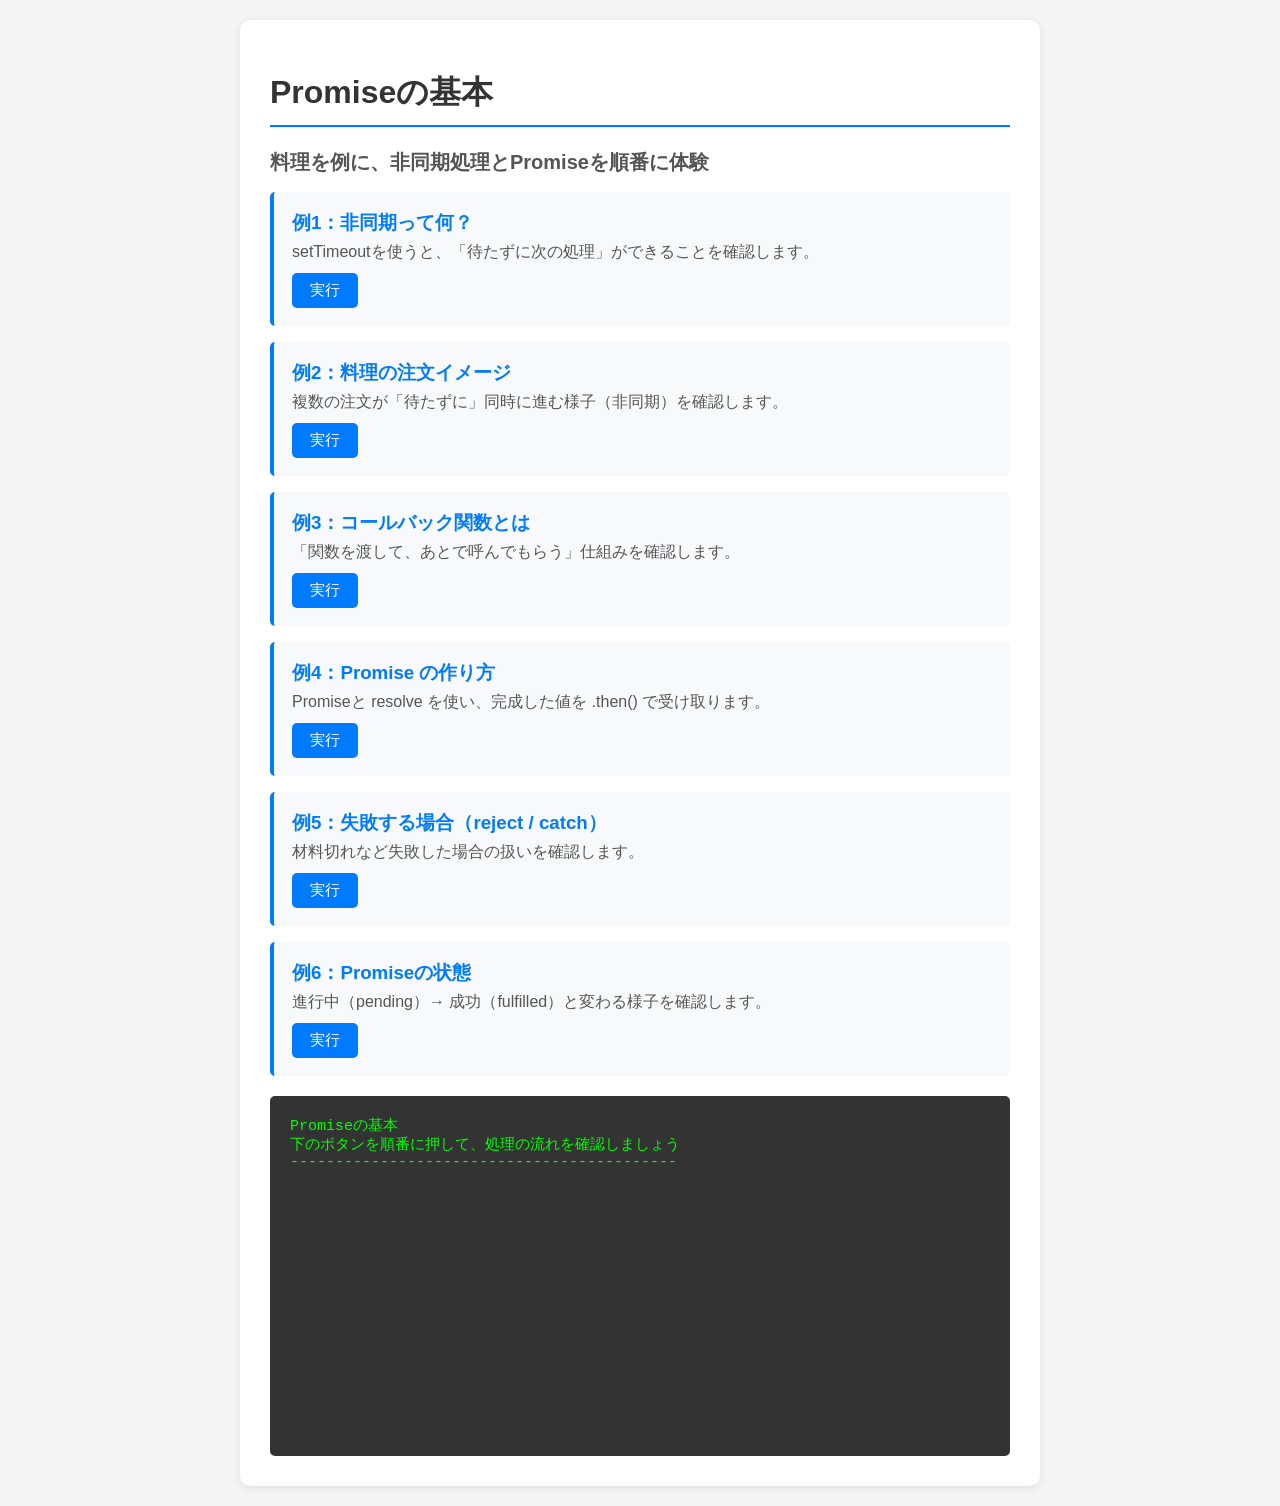
<file: 01/index.html>
<!DOCTYPE html>
<html lang="ja">
<head>
    <meta charset="UTF-8">
    <meta name="viewport" content="width=device-width, initial-scale=1.0">
    <link rel="stylesheet" href="css/style.css">
    <title>Promiseの基本</title>
</head>
<body>
    <div class="container">
        <h1>Promiseの基本</h1>
        <h2>料理を例に、非同期処理とPromiseを順番に体験</h2>

        <div class="exercise">
            <h3>例1：非同期って何？</h3>
            <p>setTimeoutを使うと、「待たずに次の処理」ができることを確認します。</p>
            <button onclick="example1()">実行</button>
        </div>

        <div class="exercise">
            <h3>例2：料理の注文イメージ</h3>
            <p>複数の注文が「待たずに」同時に進む様子（非同期）を確認します。</p>
            <button onclick="example2()">実行</button>
        </div>

        <div class="exercise">
            <h3>例3：コールバック関数とは</h3>
            <p>「関数を渡して、あとで呼んでもらう」仕組みを確認します。</p>
            <button onclick="example3()">実行</button>
        </div>

        <div class="exercise">
            <h3>例4：Promise の作り方</h3>
            <p>Promiseと resolve を使い、完成した値を .then() で受け取ります。</p>
            <button onclick="example4()">実行</button>
        </div>

        <div class="exercise">
            <h3>例5：失敗する場合（reject / catch）</h3>
            <p>材料切れなど失敗した場合の扱いを確認します。</p>
            <button onclick="example5()">実行</button>
        </div>

        <div class="exercise">
            <h3>例6：Promiseの状態</h3>
            <p>進行中（pending）→ 成功（fulfilled）と変わる様子を確認します。</p>
            <button onclick="example6()">実行</button>
        </div>

        <div id="output"></div>
    </div>

    <script src="app.js"></script>
</body>
</html>
</file>
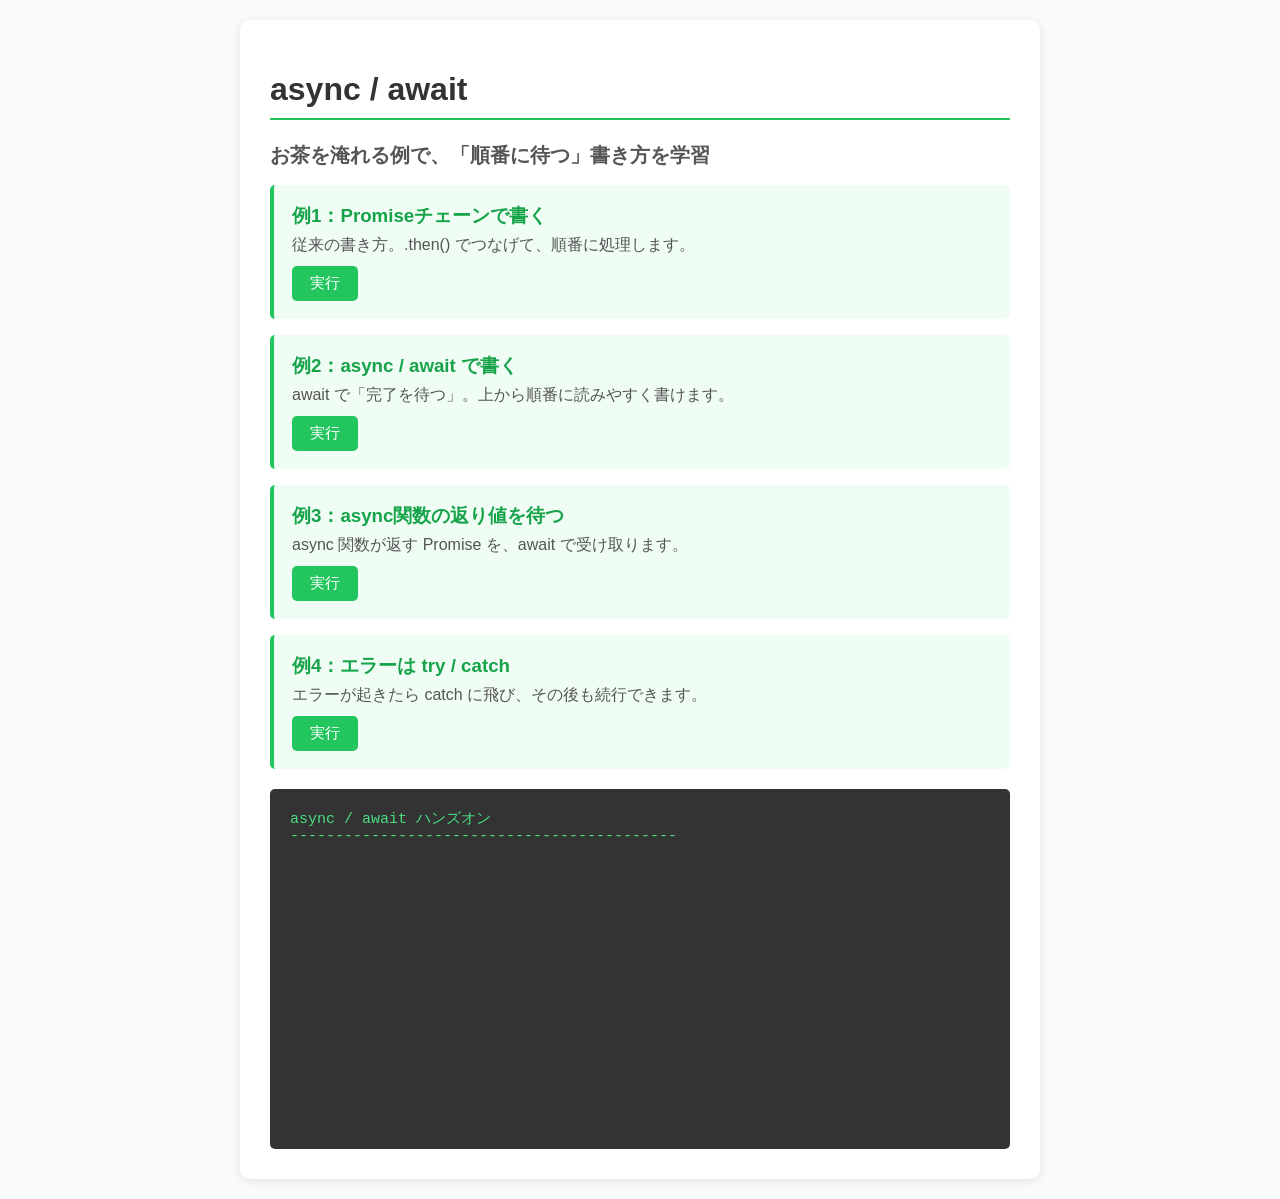
<file: 02/index.html>
<!DOCTYPE html>
<html lang="ja">
<head>
    <meta charset="UTF-8">
    <meta name="viewport" content="width=device-width, initial-scale=1.0">
    <title>async / await</title>
    <style>
        body {
            font-family: 'Segoe UI', 'Hiragino Kaku Gothic ProN', sans-serif;
            max-width: 800px;
            margin: 0 auto;
            padding: 20px;
            background-color: #f9fafb;
        }
        .container {
            background-color: white;
            padding: 30px;
            border-radius: 10px;
            box-shadow: 0 2px 10px rgba(0,0,0,0.1);
        }
        h1 { color: #333; border-bottom: 2px solid #22c55e; padding-bottom: 10px; }
        h2 { color: #555; font-size: 20px; }
        .exercise {
            background-color: #f0fdf4;
            padding: 18px;
            margin: 16px 0;
            border-left: 4px solid #22c55e;
            border-radius: 5px;
        }
        .exercise h3 { color: #16a34a; margin-top: 0; margin-bottom: 6px; }
        .exercise p { color: #555; margin: 4px 0; }
        button {
            background-color: #22c55e;
            color: white;
            border: none;
            padding: 8px 18px;
            border-radius: 5px;
            cursor: pointer;
            font-size: 15px;
            margin-top: 6px;
        }
        button:hover { background-color: #16a34a; }
        #output {
            background-color: #333;
            color: #4ade80;
            padding: 20px;
            border-radius: 5px;
            font-family: 'Courier New', monospace;
            white-space: pre-wrap;
            height: 320px;
            overflow-y: auto;
            margin-top: 20px;
            font-size: 15px;
        }
    </style>
</head>
<body>
    <div class="container">
        <h1>async / await</h1>
        <h2>お茶を淹れる例で、「順番に待つ」書き方を学習</h2>

        <div class="exercise">
            <h3>例1：Promiseチェーンで書く</h3>
            <p>従来の書き方。.then() でつなげて、順番に処理します。</p>
            <button onclick="example1()">実行</button>
        </div>

        <div class="exercise">
            <h3>例2：async / await で書く</h3>
            <p>await で「完了を待つ」。上から順番に読みやすく書けます。</p>
            <button onclick="example2()">実行</button>
        </div>

        <div class="exercise">
            <h3>例3：async関数の返り値を待つ</h3>
            <p>async 関数が返す Promise を、await で受け取ります。</p>
            <button onclick="example3()">実行</button>
        </div>

        <div class="exercise">
            <h3>例4：エラーは try / catch</h3>
            <p>エラーが起きたら catch に飛び、その後も続行できます。</p>
            <button onclick="example4()">実行</button>
        </div>

        <div id="output"></div>
    </div>

    <script src="app.js"></script>
</body>
</html>
</file>
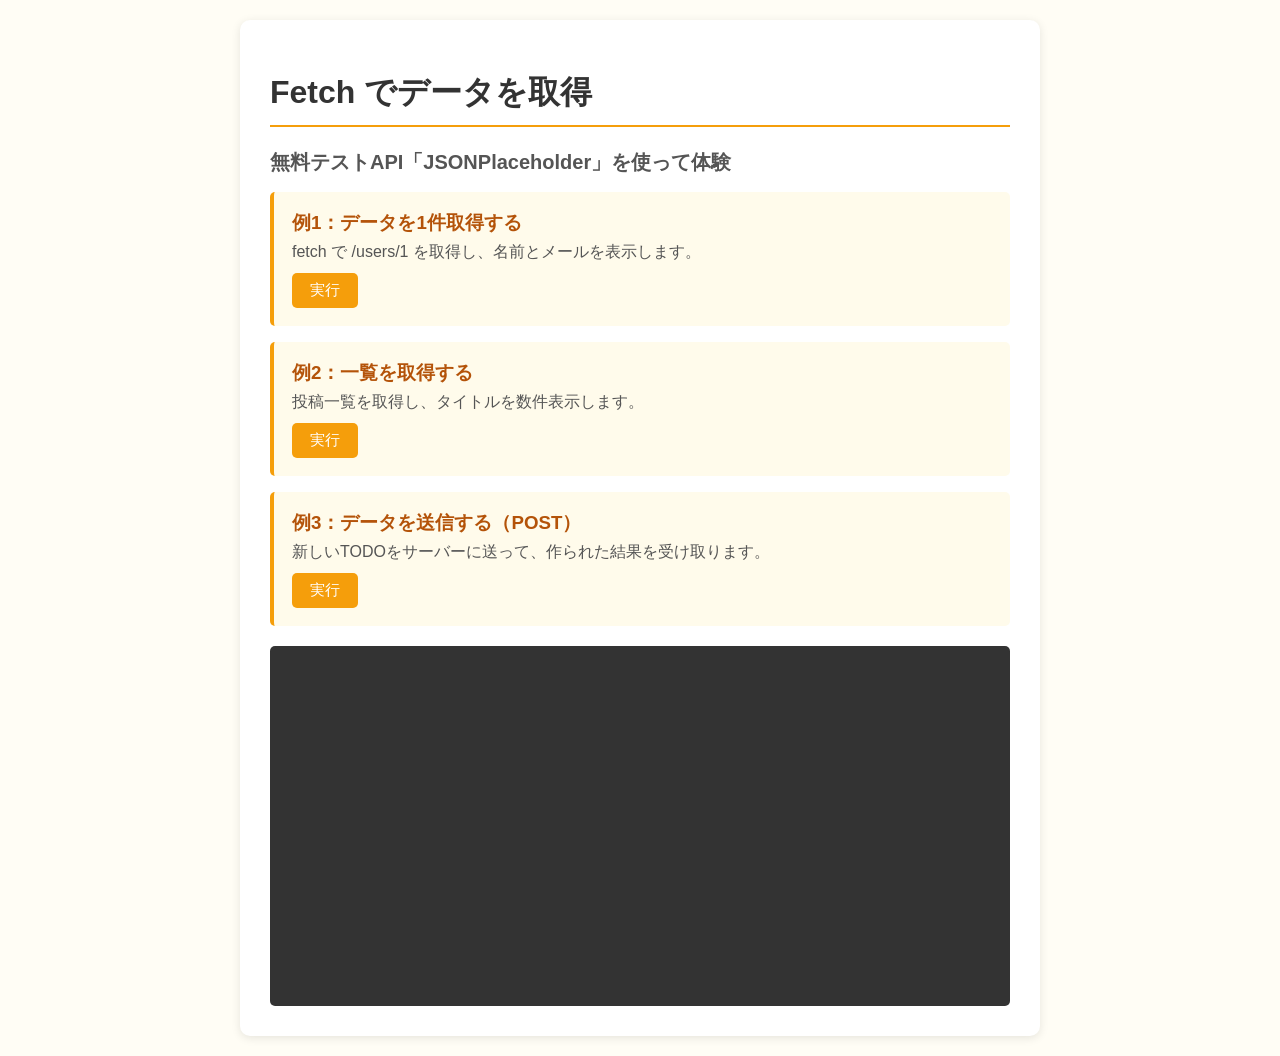
<file: 03/index.html>
<!DOCTYPE html>
<html lang="ja">
<head>
    <meta charset="UTF-8">
    <meta name="viewport" content="width=device-width, initial-scale=1.0">
    <link rel="stylesheet" href="css/style.css">
    <title>Fetch でデータを取得</title>
</head>
<body>
    <div class="container">
        <h1>Fetch でデータを取得</h1>
        <h2>無料テストAPI「JSONPlaceholder」を使って体験</h2>

        <div class="exercise">
            <h3>例1：データを1件取得する</h3>
            <p>fetch で /users/1 を取得し、名前とメールを表示します。</p>
            <button onclick="example1()">実行</button>
        </div>

        <div class="exercise">
            <h3>例2：一覧を取得する</h3>
            <p>投稿一覧を取得し、タイトルを数件表示します。</p>
            <button onclick="example2()">実行</button>
        </div>

        <div class="exercise">
            <h3>例3：データを送信する（POST）</h3>
            <p>新しいTODOをサーバーに送って、作られた結果を受け取ります。</p>
            <button onclick="example3()">実行</button>
        </div>

        <div id="output"></div>
    </div>

    <script src="app.js" defer></script>
</body>
</html>
</file>
<file: 01/css/style.css>
body {
  font-family: 'Segoe UI', 'Hiragino Kaku Gothic ProN', sans-serif;
  max-width: 800px;
  margin: 0 auto;
  padding: 20px;
  background-color: #f5f5f5;
}

.container {
  background-color: white;
  padding: 30px;
  border-radius: 10px;
  box-shadow: 0 2px 10px rgba(0,0,0,0.1);
}

h1 {
  color: #333;
  border-bottom: 2px solid #007bff;
  padding-bottom: 10px;
}

h2 {
  color: #555;
  font-size: 20px;
}

.exercise {
  background-color: #f8f9fa;
  padding: 18px;
  margin: 16px 0;
  border-left: 4px solid #007bff;
  border-radius: 5px;
}

.exercise h3 {
  color: #007bff;
  margin-top: 0;
  margin-bottom: 6px;
}

.exercise p {
  color: #555;
  margin: 4px 0;
}

button {
  background-color: #007bff;
  color: white;
  border: none;
  padding: 8px 18px;
  border-radius: 5px;
  cursor: pointer;
  font-size: 15px;
  margin-top: 6px;
}

button:hover {
  background-color: #0056b3;
}

#output {
  background-color: #333;
  color: #00ff00;
  padding: 20px;
  border-radius: 5px;
  font-family: 'Courier New', monospace;
  white-space: pre-wrap;
  height: 320px;
  overflow-y: auto;
  margin-top: 20px;
  font-size: 15px;
}
</file>
<file: 03/css/style.css>
body {
  font-family: 'Segoe UI', 'Hiragino Kaku Gothic ProN', sans-serif;
  max-width: 800px;
  margin: 0 auto;
  padding: 20px;
  background-color: #fffdf5;
}

.container {
  background-color: white;
  padding: 30px;
  border-radius: 10px;
  box-shadow: 0 2px 10px rgba(0,0,0,0.1);
}

h1 {
  color: #333;
  border-bottom: 2px solid #f59e0b;
  padding-bottom: 10px;
}

h2 {
  color: #555;
  font-size: 20px;
}

.exercise {
  background-color: #fffbeb;
  padding: 18px;
  margin: 16px 0;
  border-left: 4px solid #f59e0b;
  border-radius: 5px;
}

.exercise h3 {
  color: #b45309;
  margin-top: 0;
  margin-bottom: 6px;
}

.exercise p {
  color: #555;
  margin: 4px 0;
}

button {
  background-color: #f59e0b;
  color: white;
  border: none;
  padding: 8px 18px;
  border-radius: 5px;
  cursor: pointer;
  font-size: 15px;
  margin-top: 6px;
}

button:hover {
  background-color: #d97706;
}

#output {
  background-color: #333;
  color: #fbbf24;
  padding: 20px;
  border-radius: 5px;
  font-family: 'Courier New', monospace;
  white-space: pre-wrap;
  height: 320px;
  overflow-y: auto;
  margin-top: 20px;
  font-size: 15px;
}

small {
  color: #999;
}
</file>
